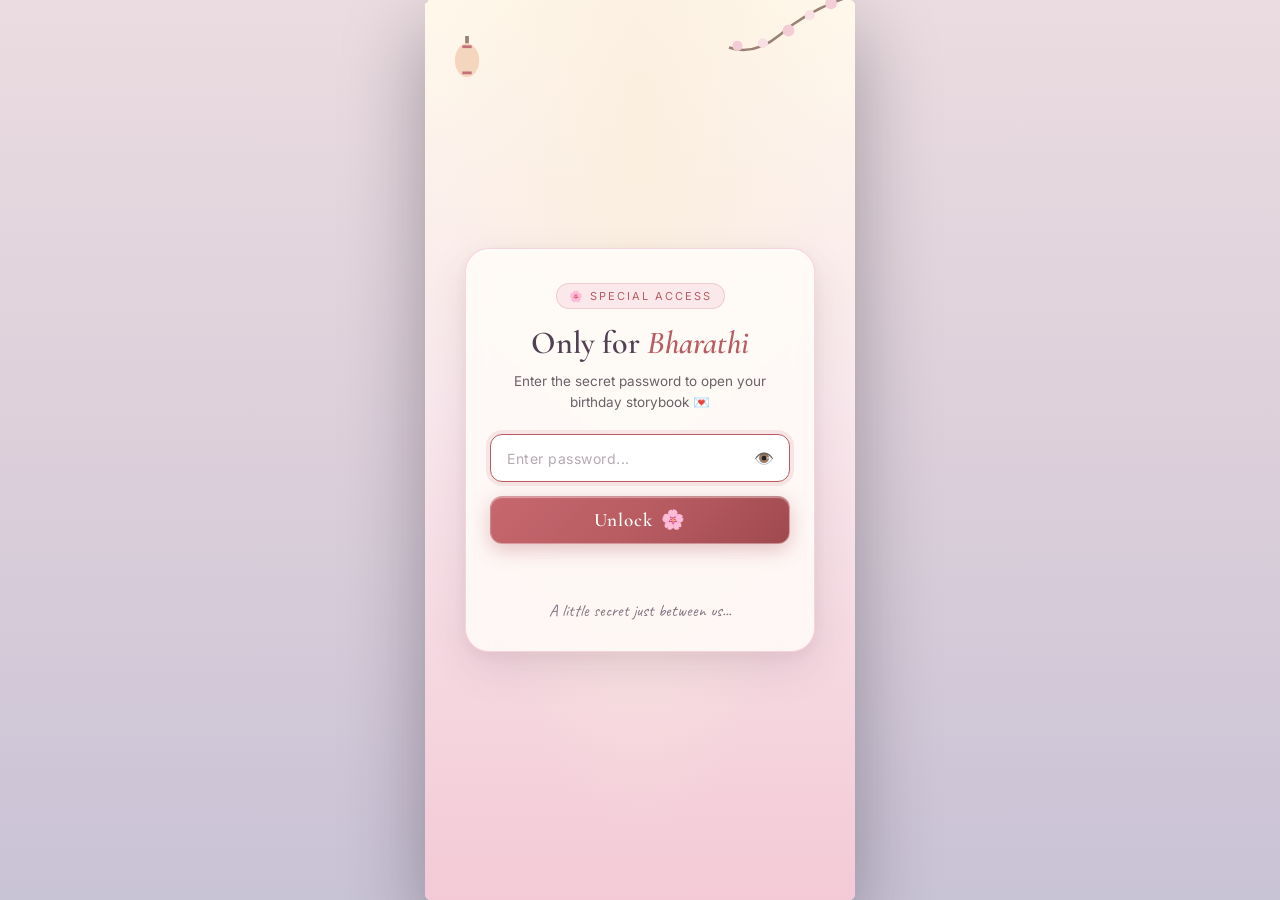
<file: index.html>
<!DOCTYPE html>
<html lang="en">

<head>
  <meta charset="UTF-8">
  <meta name="viewport" content="width=device-width, initial-scale=1, maximum-scale=1, viewport-fit=cover">
  <title>HBD Bharathi</title>

  <!--
=====================================================================
 HOW TO PERSONALISE THIS SITE
=====================================================================
 Edit js/config.js for data-driven content.
 Search for bracketed placeholders like [Her Name] and replace them.

 Key things to edit:
  - [Her Name] / [Your Name]        → throughout this file + config.js
  - CHAPTERS array in js/config.js  → Page 2, "Our Story" content
  - QUIZ array in js/config.js      → Page 3, quiz questions/answers
  - Page 4 birthday message below
  - Page 5 letter paragraphs + photo
  - SECRET_ANSWERS in js/config.js  + secret reveal text (Page 6)
  - Optional: add a real mp3 to <audio id="bgMusic"> src for music
=====================================================================
-->

  <link rel="preconnect" href="https://fonts.googleapis.com">
  <link rel="preconnect" href="https://fonts.gstatic.com" crossorigin>
  <link
    href="https://fonts.googleapis.com/css2?family=Cormorant+Garamond:ital,wght@0,400;0,500;0,600;1,500&family=Noto+Serif+JP:wght@400;500;600&family=Inter:wght@300;400;500&family=Caveat:wght@500;600&display=swap"
    rel="stylesheet">

  <!-- Modular stylesheet bundle -->
  <link rel="stylesheet" href="css/style.css">
</head>

<body>

  <div class="frame-wrap">
    <div class="app">

      <!-- ================= ENTRANCE PASSWORD GATE ================= -->
      <div class="gate-overlay" id="passwordGate">
        <div class="gate-decorations">
          <svg class="gate-lantern" viewBox="0 0 30 50" xmlns="http://www.w3.org/2000/svg">
            <rect x="13" y="0" width="4" height="8" fill="#8A6E63" />
            <ellipse cx="15" cy="26" rx="13" ry="18" fill="#F3D1B8" />
            <rect x="10" y="10" width="10" height="3" fill="#B85C62" />
            <rect x="10" y="38" width="10" height="3" fill="#B85C62" />
          </svg>
          <svg class="gate-branch" viewBox="0 0 200 120" xmlns="http://www.w3.org/2000/svg">
            <path d="M0 5 Q60 20 100 55 Q130 80 160 70" stroke="#8A6E63" stroke-width="3" fill="none" />
            <circle cx="40" cy="18" r="7" fill="#F3C6D3" />
            <circle cx="65" cy="32" r="6" fill="#F7DDE4" />
            <circle cx="90" cy="50" r="7" fill="#F3C6D3" />
            <circle cx="120" cy="65" r="6" fill="#F7DDE4" />
            <circle cx="150" cy="68" r="6" fill="#F3C6D3" />
          </svg>
        </div>

        <div class="gate-card" id="gateCard">
          <div class="gate-badge">🌸 Special Access</div>
          <h2 class="gate-title">Only for <em>Bharathi</em></h2>
          <p class="gate-subtitle">Enter the secret password to open your birthday storybook 💌</p>

          <div class="gate-form">
            <div class="gate-input-wrap">
              <input type="password" class="gate-input" id="gatePasswordInput" placeholder="Enter password..."
                autocomplete="off" autocapitalize="off" autocorrect="off" spellcheck="false" />
              <button type="button" class="gate-toggle-eye" id="gateToggleEye" aria-label="Show password">👁️</button>
            </div>
            <button type="button" class="gate-btn" id="gateUnlockBtn">
              <span>Unlock</span> 🌸
            </button>
            <div class="gate-error" id="gateError" aria-live="polite"></div>
          </div>

          <div class="gate-hint">A little secret just between us...</div>
        </div>
      </div>

      <!-- Top chrome: music toggle -->
      <div class="chrome">
        <button class="music-btn" id="musicBtn" aria-label="Toggle music">♪</button>
      </div>

      <!-- Stage -->
      <div class="stage" id="stage">

        <!-- Storm transition canvas (sits above all pages) -->
        <canvas id="stormCanvas" class="storm-canvas"></canvas>

        <!-- ================= PAGE 1: OPENING ================= -->
        <section class="page is-active" id="page-opening" data-page="1">
          <canvas class="petal-canvas" data-density="sparse"></canvas>
          <div class="opening-scene">
            <svg class="branch-tl" viewBox="0 0 200 120" xmlns="http://www.w3.org/2000/svg">
              <path d="M0 5 Q60 20 100 55 Q130 80 160 70" stroke="#8A6E63" stroke-width="3" fill="none" />
              <circle cx="40" cy="18" r="7" fill="#F3C6D3" />
              <circle cx="65" cy="32" r="6" fill="#F7DDE4" />
              <circle cx="90" cy="50" r="7" fill="#F3C6D3" />
              <circle cx="120" cy="65" r="6" fill="#F7DDE4" />
              <circle cx="150" cy="68" r="6" fill="#F3C6D3" />
            </svg>
            <svg class="lantern-op" viewBox="0 0 30 50" xmlns="http://www.w3.org/2000/svg">
              <rect x="13" y="0" width="4" height="8" fill="#8A6E63" />
              <ellipse cx="15" cy="26" rx="13" ry="18" fill="#F3D1B8" />
              <rect x="10" y="10" width="10" height="3" fill="#B85C62" />
              <rect x="10" y="38" width="10" height="3" fill="#B85C62" />
            </svg>
            <svg class="mountains" viewBox="0 0 400 90" preserveAspectRatio="none" xmlns="http://www.w3.org/2000/svg">
              <path d="M0 90 L60 40 L120 90Z" fill="#D8CBE8" />
              <path d="M90 90 L180 25 L260 90Z" fill="#C8DDE8" />
              <path d="M220 90 L300 45 L400 90Z" fill="#D8CBE8" />
            </svg>
            <svg class="roofline" viewBox="0 0 400 60" preserveAspectRatio="none" xmlns="http://www.w3.org/2000/svg">
              <path d="M120 60 L120 40 L150 18 L180 40 L180 60Z" fill="#514153" opacity="0.55" />
            </svg>
          </div>

          <div class="page-inner" style="padding-top:0; justify-content:center;">
            <div class="opening-text">
              <p class="opening-eyebrow">8th September 2026<br> Special Day for My Special Person</p>
              <h1>A little journey,<br><em>made only for You.</em></h1>
              <button class="seal-btn" id="beginBtn">
                <span class="en">Poolama...</span>
              </button>
            </div>
          </div>
        </section>

        <!-- ================= PAGE 2: OUR STORY ================= -->
        <section class="page" id="page-story" data-page="2">
          <canvas class="petal-canvas" data-density="sparse"></canvas>
          <div class="page-inner story-inner" style="justify-content:flex-start; padding-left:0; padding-right:0;">
            <div class="story-head">
              <h2>Our Story</h2>
              <p>The journey that made us...<br>tap each stop.</p>
            </div>

            <div class="path" id="chapterPath"><!-- chapters injected by JS --></div>

            <div class="story-end">
              <p>But enough looking back...</p>
              <p class="accent">Let's play something.</p>
              <button class="nav-btn center" data-goto="game">Next →</button>
            </div>
          </div>
        </section>

        <!-- ================= PAGE 3: THE GAME ================= -->
        <section class="page" id="page-game" data-page="3">
          <canvas class="petal-canvas"></canvas>
          <div class="game-progress" id="gameProgress">
            Question 1 / 6
            <div class="game-progress-bar">
              <div class="game-progress-fill" id="gameProgressFill"></div>
            </div>
          </div>

          <div class="signboard" id="signboard"><!-- question injected by JS --></div>

          <div class="game-feedback-area" id="gameFeedbackArea">
            <div class="q-feedback" id="qFeedback"></div>
          </div>

          <div class="game-result" id="gameResult" style="display:none;">
            <div class="result-badge">100% — Certified Expert Girlfriend</div>
            <h2>You know us so well.</h2>
            <p>Ana Atha vida mukkiyam ah onnu sollanum Di...</p>
            <button class="nav-btn center" id="findOutBtn">Find out →</button>
            <div class="hidden-msg" id="hiddenMsg"><span>I love you.</span></div>
            <button class="nav-btn center" id="toBirthdayBtn" style="display:none; margin-top:22px;">Continue →</button>
          </div>
        </section>

        <!-- ================= PAGE 4: BIRTHDAY ================= -->
        <section class="page" id="page-birthday" data-page="4">
          <div class="bday-sky">
            <canvas class="fireworks-canvas" id="fireworksCanvas"></canvas>
            <div class="stars" id="bdayStars"></div>
            <div class="moon" id="bdayMoon"></div>
            <svg class="bday-lantern bl1" viewBox="0 0 30 50" xmlns="http://www.w3.org/2000/svg">
              <rect x="13" y="0" width="4" height="8" fill="#CBB9C4" />
              <ellipse cx="15" cy="26" rx="13" ry="18" fill="#F3C6D3" />
              <rect x="10" y="10" width="10" height="3" fill="#B85C62" />
              <rect x="10" y="38" width="10" height="3" fill="#B85C62" />
            </svg>
            <svg class="bday-lantern bl2" viewBox="0 0 30 50" xmlns="http://www.w3.org/2000/svg">
              <rect x="13" y="0" width="4" height="8" fill="#CBB9C4" />
              <ellipse cx="15" cy="26" rx="13" ry="18" fill="#F3D1B8" />
              <rect x="10" y="10" width="10" height="3" fill="#B85C62" />
              <rect x="10" y="38" width="10" height="3" fill="#B85C62" />
            </svg>
            <svg class="bday-roof" viewBox="0 0 400 70" preserveAspectRatio="none" xmlns="http://www.w3.org/2000/svg">
              <path d="M280 70 L280 46 L320 18 L360 46 L360 70Z" fill="#1D1A29" />
              <path d="M0 70 L0 55 L400 55 L400 70Z" fill="#231F32" />
            </svg>
          </div>
          <canvas class="petal-canvas" data-density="normal" id="bdayPetalCanvas"></canvas>

          <div class="bday-intro" id="bdayIntro">
            <p class="bday-line show" data-line="1">Ready ah?</p>
            <p class="bday-line" data-line="2">It's your day.</p>
            <p class="bday-line final" data-line="3">Happy Birthday Bharathi ...</p>
            <p class="tap-hint" id="bdayTapHint">tap to continue</p>
          </div>

          <div class="cake-scene" id="cakeScene">
            <svg class="cake" viewBox="0 0 150 110" xmlns="http://www.w3.org/2000/svg">
              <rect x="20" y="55" width="110" height="45" rx="4" fill="#F7DDE4" />
              <rect x="20" y="55" width="110" height="10" fill="#F3C6D3" />
              <rect x="35" y="35" width="80" height="24" rx="3" fill="#FBF3E1" />
              <rect x="35" y="35" width="80" height="7" fill="#F3D1B8" />
              <rect x="55" y="14" width="4" height="22" fill="#EAD9BE" />
              <rect x="73" y="10" width="4" height="26" fill="#EAD9BE" />
              <rect x="91" y="14" width="4" height="22" fill="#EAD9BE" />
              <g id="flameGroup">
                <ellipse class="candle-flame" data-c="1" cx="57" cy="10" rx="3" ry="6" fill="#F3D1B8" />
                <ellipse class="candle-flame" data-c="2" cx="75" cy="6" rx="3.4" ry="7" fill="#F3D1B8" />
                <ellipse class="candle-flame" data-c="3" cx="93" cy="10" rx="3" ry="6" fill="#F3D1B8" />
              </g>
            </svg>
            <p class="wish-label">Make a wish.</p>
            <p class="wish-sub">Double Tap the Cake</p>
            <button class="wish-btn" id="wishBtn">Oothu diii</button>
          </div>

          <div class="bday-content-wrap" id="bdayContentWrap">
            <div class="bday-message" id="bdayMessage">
              <h2>Happy Birthday <br> En Pondaati</h2>
              <p>I hope this year gives you more reasons to smile, more places to go, more dreams to chase — and I hope
                you let me be there for you as much of it as possible.</p>
              <!-- <p class="bday-jp jp">お誕生日おめでとう</p> -->
            </div>

            <div class="bday-end" id="bdayEnd">
              <p>But I still have more thing to tell you...</p>
              <button class="nav-btn on-dark center" data-goto="letter">One last page →</button>
            </div>
          </div>
        </section>

        <!-- ================= PAGE 5: THE LETTER ================= -->
        <section class="page" id="page-letter" data-page="5">
          <canvas class="petal-canvas" data-density="sparse"></canvas>
          <div class="page-inner letter-stage">

            <div id="envelopeWrap">
              <div class="envelope" id="envelope">
                <div class="envelope-body"></div>
                <div class="envelope-flap"></div>
                <div class="envelope-label">For you.</div>
              </div>
              <p class="open-hint">tap the envelope to open it</p>
            </div>

            <div class="letter-paper" id="letterPaper">
              <p>I don't always know how to put everything I feel into words, but I wanted to try — today, for you.</p>
              <p>Enakku Nee nah avalo pudikkum , ana pullai ku Kadhal athigam aagi, Arivu kammi aagiduchu </p>
              <p>Nairya Sandai pootachu, next life ah senthu face pannanum , So Nalla Padi, pudikkala naalu padi,
                consistent ah iru, Active ah iru eppovum</p>
              <p>Evalo problem naalum Naa iruppen un kooda , eppovum, So bayapadatha Thangoo, Senthu Valaralaam,
                Ummmaahhh !</p>
              <div class="letter-photo">
                <img src="images/letter-photo.jpeg" alt="Letter Memory">
              </div>
              <p class="letter-sign">With all my love,<br>Unnavan...</p>
            </div>

            <div class="letter-end" id="letterEnd">
              <p>Final Touch irukku</p>
              <button class="nav-btn ghost center" data-goto="secret">Really? →</button>
            </div>
          </div>
        </section>

        <!-- ================= PAGE 6: THE SECRET ================= -->
        <section class="page" id="page-secret" data-page="6">
          <canvas class="secret-stars-canvas" id="secretStarsCanvas"></canvas>

          <!-- Draggable Moon -->
          <div class="secret-moon draggable-moon" id="secretMoon" role="button" aria-label="Draggable moon"
            tabindex="0">
            <div class="moon-spots">
              <span class="m-spot s1"></span>
              <span class="m-spot s2"></span>
              <span class="m-spot s3"></span>
            </div>
          </div>


          <!-- Hidden password box in the pitch black starry sky -->
          <div class="secret-hidden-star" id="secretHiddenStar" title="Click to fill password">
            <span class="hidden-star-val" id="secretHiddenVal"></span>
          </div>

          <div class="page-inner" style="padding-top:100px;">

            <div class="secret-inner" id="secretLocked">
              <svg class="secret-lantern" viewBox="0 0 30 50" xmlns="http://www.w3.org/2000/svg">
                <rect x="13" y="0" width="4" height="8" fill="#CBB9C4" />
                <ellipse cx="15" cy="26" rx="13" ry="18" fill="#F3D1B8" />
                <rect x="10" y="10" width="10" height="3" fill="#B85C62" />
                <rect x="10" y="38" width="10" height="3" fill="#B85C62" />
              </svg>
              <h2>You have a secret.</h2>

              <div class="lock-form">
                <p class="lock-label">Enter the secret Word </p> <br>
                <input type="text" class="lock-input" id="lockInput" placeholder="DD.MM.YYYY" inputmode="text"
                  autocomplete="off">
                <p class="lock-error" id="lockError"></p>
                <button class="nav-btn on-dark center" id="unlockBtn" style="margin-top:16px;">Unlock</button>
                <button class="hint-toggle" id="hintToggle">need a hint?</button>
                <p class="hint-text" id="hintText">The answer is written in the dark stars.Drag the Moon !</p>
              </div>
            </div>

            <div class="secret-reveal" id="secretReveal">
              <p class="display">Our next Plan...</p>
              <p>Maplai nalla paiyan thaan , Ponnu Thangamaana ponnu , so Rendu perum senthu Nalla padichu , better
                carrier ah build pannaum , azhga pulla pethukanum , family ah jolly ah iruppom</p>
              <div class="secret-final">
                <p>Thank you for being Whole part of my life.</p>
                <p class="big">I love you Di Kannae </p>
                <p class="small">To be Continued</p>
              </div>
            </div>

          </div>
        </section>

      </div>
    </div>
  </div>

  <audio id="bgMusic" loop preload="none">
    <!-- Add a soft piano / ambient instrumental mp3 here, e.g.: -->
    <!-- <source src="music/theme.mp3" type="audio/mpeg"> -->
  </audio>

  <!-- =====================================================================
     MODULAR SCRIPTS — order matters: config → components → pages → app
     ===================================================================== -->

  <!-- 1. Configuration (personalise here) -->
  <script src="js/config.js"></script>

  <!-- 2. Shared components -->
  <script src="js/components/petals.js"></script>
  <script src="js/components/fireworks.js"></script>
  <script src="js/components/storm-transition.js"></script>
  <script src="js/components/gate.js"></script>

  <!-- 3. Page controllers -->
  <script src="js/pages/02-story.js"></script>
  <script src="js/pages/03-quiz.js"></script>
  <script src="js/pages/04-celebration.js"></script>
  <script src="js/pages/05-letter.js"></script>
  <script src="js/pages/06-secret.js"></script>

  <!-- 4. App bootstrap (navigation, audio, progress) -->
  <script src="js/app.js"></script>

</body>

</html>
</file>
<file: css/style.css>
/* =====================================================================
   HER BIRTHDAY STORY — MASTER STYLESHEET
   Page-based Hierarchical Modular Styles
   ===================================================================== */

/* 1. Design tokens & typography */
@import "variables.css";

/* 2. Base resets, layout frame & navigation mechanics */
@import "base.css";

/* 3. Global chrome: progress petals & audio controller */
@import "chrome.css";

/* 4. Shared cinematic transitions */
@import "transition.css";

/* 5. Entrance password gate */
@import "components/gate.css";

/* 6. Page-specific styles */
@import "pages/01-opening.css";
@import "pages/02-story.css";
@import "pages/03-quiz.css";
@import "pages/04-celebration.css";
@import "pages/05-letter.css";
@import "pages/06-secret.css";
</file>
